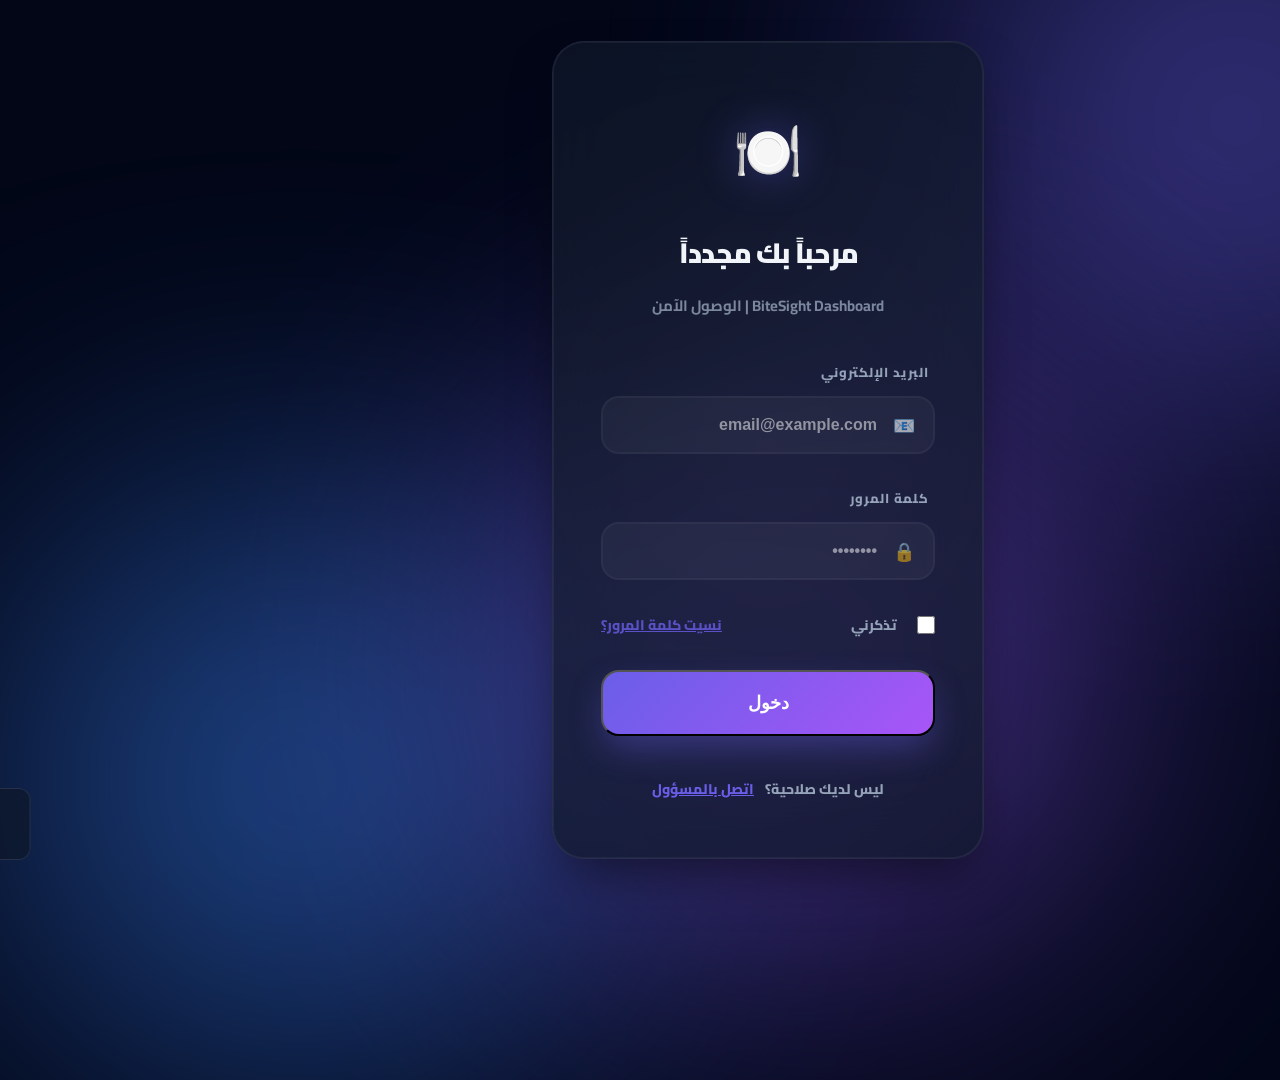
<file: index.html>
<!DOCTYPE html>
<html lang="ar" dir="rtl">
<head>
  <meta charset="UTF-8">
  <meta name="viewport" content="width=device-width, initial-scale=1.0">
  <title>BiteSight | Luxury Login</title>
  <link rel="preconnect" href="https://fonts.googleapis.com">
  <link rel="preconnect" href="https://fonts.gstatic.com" crossorigin>
  <link href="https://fonts.googleapis.com/css2?family=Cairo:wght@400;600;700;800;900&display=swap" rel="stylesheet">
  <link rel="stylesheet" href="login.css">
</head>
<body>

  <!-- Decorative Background Auras -->
  <div class="aura aura-1"></div>
  <div class="aura aura-2"></div>
  <div class="aura aura-3"></div>

  <div class="login-wrapper">
    <div class="login-card glass">
      <div class="login-header">
        <div class="brand-logo">🍽️</div>
        <h1>مرحباً بك مجدداً</h1>
        <p>BiteSight Dashboard | الوصول الآمن</p>
      </div>

      <form id="loginForm" class="login-form">
        <div class="form-group" style="animation-delay: 0.1s;">
          <label>البريد الإلكتروني</label>
          <div class="input-wrapper">
            <span class="input-icon">📧</span>
            <input type="email" id="email" placeholder="email@example.com" required autocomplete="email">
          </div>
        </div>

        <div class="form-group" style="animation-delay: 0.2s;">
          <label>كلمة المرور</label>
          <div class="input-wrapper">
            <span class="input-icon">🔒</span>
            <input type="password" id="password" placeholder="••••••••" required autocomplete="current-password">
          </div>
        </div>

        <div class="form-footer" style="animation-delay: 0.3s;">
          <label class="remember-label">
            <input type="checkbox" id="remember">
            <span class="checkmark"></span>
            تذكرني
          </label>
          <a href="#" class="forgot-link">نسيت كلمة المرور؟</a>
        </div>

        <button type="submit" class="btn-primary-luxury" id="loginBtn" style="animation-delay: 0.4s;">
          <span class="btn-text">دخول</span>
          <span class="btn-glow"></span>
        </button>
      </form>

      <div class="login-bottom" style="animation-delay: 0.5s;">
        <p>ليس لديك صلاحية؟ <a href="#">اتصل بالمسؤول</a></p>
      </div>
    </div>
  </div>

  <div id="toast" class="toast-luxury">
    <div class="toast-content">
      <span class="toast-icon">⚠️</span>
      <span class="toast-message" id="toastMessage">بيانات الدخول غير صحيحة</span>
    </div>
    <div class="toast-progress"></div>
  </div>

  <script src="login.js"></script>
</body>
</html>
</file>
<file: login.css>
/* ==================== LUXURY LOGIN MASTER DESIGN ==================== */
:root {
  /* Brand Colors - High-End Palette */
  --p-h: 245; --p-s: 75%; --p-l: 64%; /* Primary: Vivid Purple */
  --brand-primary: hsl(var(--p-h), var(--p-s), var(--p-l));
  --brand-primary-glow: hsla(var(--p-h), var(--p-s), var(--p-l), 0.4);
  
  --bg-dark: #020617; /* Deepest Midnight */
  --bg-card: rgba(15, 23, 42, 0.7); /* Translucent Backdrop */
  --text-primary: #f1f5f9;
  --text-secondary: #94a3b8;
  --radius-lg: 32px;
  --radius-md: 18px;
  --transition-smooth: 0.5s cubic-bezier(0.16, 1, 0.3, 1);
  --glass-blur: 32px;
}

*, *::before, *::after { box-sizing: border-box; margin: 0; padding: 0; }

body {
  font-family: 'Cairo', sans-serif;
  background: var(--bg-dark);
  color: var(--text-primary);
  display: flex;
  align-items: center;
  justify-content: center;
  min-height: 100vh;
  direction: rtl;
  overflow: hidden;
  position: relative;
}

/* Immersive Mesh Aura Background */
.aura {
  position: absolute;
  width: 600px;
  height: 600px;
  border-radius: 50%;
  filter: blur(140px);
  z-index: -1;
  opacity: 0.5;
  animation: mesh-move 20s infinite alternate cubic-bezier(0.445, 0.05, 0.55, 0.95);
}

.aura-1 { top: -20%; right: -10%; background: var(--brand-primary); }
.aura-2 { bottom: -20%; left: -10%; background: #3b82f6; animation-delay: -5s; }
.aura-3 { top: 40%; left: 30%; background: #8b5cf6; animation-delay: -10s; }

@keyframes mesh-move {
  from { transform: translate(0, 0) scale(1); }
  to { transform: translate(100px, 100px) scale(1.2); }
}

/* Login Card Luxury Design */
.login-wrapper {
  perspective: 1000px;
  width: 100%;
  max-width: 480px;
  padding: 24px;
  z-index: 10;
}

.login-card {
  background: var(--bg-card);
  backdrop-filter: blur(var(--glass-blur));
  -webkit-backdrop-filter: blur(var(--glass-blur));
  border: 1px solid rgba(255, 255, 255, 0.08); /* Minimal inner border */
  border-radius: var(--radius-lg);
  padding: 56px 48px;
  box-shadow: 
    0 25px 50px -12px rgba(0, 0, 0, 0.5),
    inset 0 0 0 1px rgba(255, 255, 255, 0.05); /* Double border look */
  animation: scale-up 0.8s var(--transition-smooth) both;
  overflow: hidden;
  position: relative;
}

.login-card::before {
  content: ''; position: absolute; top: -50%; left: -50%; width: 200%; height: 200%;
  background: radial-gradient(circle, rgba(255,255,255,0.03) 0%, transparent 60%);
  pointer-events: none;
}

@keyframes scale-up {
  from { opacity: 0; transform: translateY(30px) scale(0.95); }
  to { opacity: 1; transform: translateY(0) scale(1); }
}

/* Header & Brand */
.login-header { text-align: center; margin-bottom: 40px; }
.brand-logo {
  font-size: 56px; margin-bottom: 24px;
  filter: drop-shadow(0 0 20px var(--brand-primary-glow));
  animation: logo-float 4s infinite ease-in-out;
}

@keyframes logo-float {
  0%, 100% { transform: translateY(0); }
  50% { transform: translateY(-10px); }
}

.login-header h1 { font-size: 28px; font-weight: 900; letter-spacing: -1px; margin-bottom: 12px; }
.login-header p { color: var(--text-secondary); font-size: 15px; font-weight: 700; opacity: 0.8; }

/* Form Elements Luxe */
.login-form { display: flex; flex-direction: column; gap: 32px; }
.form-group { display: flex; flex-direction: column; gap: 12px; animation: group-in 0.6s var(--transition-smooth) both; }

@keyframes group-in {
  from { opacity: 0; transform: translateY(15px); }
  to { opacity: 1; transform: translateY(0); }
}

.form-group label {
  font-size: 13px; font-weight: 800; color: var(--text-secondary);
  text-transform: uppercase; letter-spacing: 1px; margin-right: 6px;
}

.input-wrapper { position: relative; display: flex; align-items: center; }
.input-icon { position: absolute; right: 20px; font-size: 18px; color: var(--text-secondary); opacity: 0.6; }

.input-wrapper input {
  width: 100%;
  padding: 18px 56px 18px 24px;
  background: rgba(255, 255, 255, 0.04);
  border: 2px solid rgba(255, 255, 255, 0.04);
  border-radius: var(--radius-md);
  color: #fff;
  font-size: 16px;
  font-weight: 600;
  transition: all var(--transition-smooth);
}

.input-wrapper input:focus {
  background: rgba(255, 255, 255, 0.08);
  border-color: var(--brand-primary);
  box-shadow: 0 0 30px -10px var(--brand-primary-glow);
  transform: translateY(-2px);
}

.input-wrapper input::placeholder { color: var(--text-muted); opacity: 0.5; }

/* Footer & Buttons */
.form-footer {
  display: flex; justify-content: space-between; align-items: center;
  font-size: 14px; font-weight: 800; animation: group-in 0.6s var(--transition-smooth) both;
}

.remember-label { display: flex; align-items: center; gap: 10px; cursor: pointer; color: var(--text-secondary); }
.remember-label input { width: 18px; height: 18px; accent-color: var(--brand-primary); cursor: pointer; }

.forgot-link { color: var(--brand-primary-glow); color: var(--brand-primary); opacity: 0.8; transition: var(--transition-smooth); }
.forgot-link:hover { opacity: 1; text-decoration: underline; }

.btn-primary-luxury {
  position: relative;
  background: linear-gradient(135deg, var(--brand-primary), #a855f7);
  color: #fff;
  padding: 20px;
  border-radius: var(--radius-md);
  font-weight: 900;
  font-size: 18px;
  box-shadow: 0 15px 35px -5px hsla(var(--p-h), var(--p-s), var(--p-l), 0.4);
  overflow: hidden;
  transition: all var(--transition-smooth);
  animation: group-in 0.6s var(--transition-smooth) both;
}

.btn-primary-luxury:hover {
  transform: translateY(-4px) scale(1.02);
  box-shadow: 0 20px 45px -5px hsla(var(--p-h), var(--p-s), var(--p-l), 0.6);
}

.btn-primary-luxury .btn-glow {
  position: absolute; top: -50%; left: -50%; width: 200%; height: 200%;
  background: radial-gradient(circle, rgba(255,255,255,0.2) 0%, transparent 70%);
  transition: 0.5s;
  pointer-events: none;
  opacity: 0;
}

.btn-primary-luxury:hover .btn-glow { opacity: 1; transform: translate(10%, 10%); }

.login-bottom {
  margin-top: 40px; text-align: center; font-size: 14px; font-weight: 800; color: var(--text-secondary);
  animation: group-in 0.6s var(--transition-smooth) both;
}
.login-bottom a { color: var(--brand-primary); margin-right: 8px; }

/* Luxury Toast Notification */
.toast-luxury {
  position: fixed; bottom: 40px; left: 40px;
  background: var(--bg-card);
  backdrop-filter: blur(20px);
  border: 1px solid rgba(255,255,255,0.1);
  border-radius: 12px;
  overflow: hidden;
  display: flex;
  flex-direction: column;
  transform: translateX(-150%);
  transition: transform 0.6s cubic-bezier(0.16, 1, 0.3, 1);
  z-index: 1000;
}
.toast-luxury.show { transform: translateX(0); }

.toast-content { padding: 18px 32px; display: flex; align-items: center; gap: 16px; font-weight: 800; }
.toast-progress { height: 4px; background: #ef4444; width: 0%; transition: width 3s linear; }
.toast-luxury.show .toast-progress { width: 100%; }

/* Selection & Scrollbar Unified (Syncing with Dashboard) */
::selection { background: var(--brand-primary-glow); color: #fff; }
::-webkit-scrollbar { width: 6px; }
::-webkit-scrollbar-track { background: transparent; }
::-webkit-scrollbar-thumb { background: var(--text-secondary); border-radius: 10px; }

@media (max-width: 480px) {
  .login-card { padding: 48px 32px; border-radius: 0; min-height: 100vh; max-width: 100%; border: none; display: flex; flex-direction: column; justify-content: center; }
  .aura { opacity: 0.3; }
}
</file>
<file: dashboard.css>
/* ==================== VARIABLES ==================== */
:root {
    --sidebar-bg: #0f1419;
    --sidebar-hover: rgba(255, 255, 255, 0.05);
    --sidebar-active: rgba(124, 92, 252, 0.15);
    --sidebar-border: rgba(255, 255, 255, 0.06);

    --main-bg: #f5f7fa;
    --card-bg: #ffffff;
    --text-primary: #1a1d26;
    --text-secondary: #6b7280;
    --text-muted: #9ca3af;

    --purple: #7c5cfc;
    --purple-light: rgba(124, 92, 252, 0.1);
    --teal: #00c9a7;
    --teal-light: rgba(0, 201, 167, 0.1);
    --orange: #ff7a3d;
    --orange-light: rgba(255, 122, 61, 0.1);
    --rose: #f43f5e;
    --rose-light: rgba(244, 63, 94, 0.1);
    --green: #22c55e;
    --green-light: rgba(34, 197, 94, 0.1);
    --yellow: #f59e0b;
    --yellow-light: rgba(245, 158, 11, 0.1);

    --border: rgba(0, 0, 0, 0.06);
    --shadow: 0 4px 20px rgba(0, 0, 0, 0.06);
    --shadow-lg: 0 10px 40px rgba(0, 0, 0, 0.1);

    --radius: 16px;
    --radius-sm: 10px;
    --radius-lg: 24px;

    --transition: 0.2s ease;
}

/* Dark Mode */
.dark-mode {
    --main-bg: #0f1419;
    --card-bg: #1a1f2e;
    --text-primary: #f1f5f9;
    --text-secondary: #94a3b8;
    --text-muted: #64748b;
    --border: rgba(255, 255, 255, 0.08);
}

/* ==================== RESET ==================== */
*,
*::before,
*::after {
    box-sizing: border-box;
    margin: 0;
    padding: 0;
}

html {
    scroll-behavior: smooth;
    scrollbar-width: thin;
    scrollbar-color: var(--purple) rgba(0, 0, 0, 0.05);
}

/* Custom Scrollbar for Webkit */
::-webkit-scrollbar {
    width: 6px;
    height: 6px;
}

::-webkit-scrollbar-track {
    background: transparent;
}

::-webkit-scrollbar-thumb {
    background: var(--purple-light);
    border-radius: 10px;
}

::-webkit-scrollbar-thumb:hover {
    background: var(--purple);
}

body {
    font-family: "Cairo", sans-serif;
    background: var(--main-bg);
    color: var(--text-primary);
    line-height: 1.6;
    direction: rtl;
}

a {
    text-decoration: none;
    color: inherit;
}

button {
    font-family: inherit;
    cursor: pointer;
}

input,
select,
textarea {
    font-family: inherit;
    font-size: 14px;
}

/* ==================== APP LAYOUT ==================== */
.app {
    display: flex;
    min-height: 100vh;
}

/* ==================== SIDEBAR ==================== */
.sidebar {
    width: 260px;
    background: var(--sidebar-bg);
    padding: 20px 16px;
    display: flex;
    flex-direction: column;
    position: fixed;
    right: 0;
    top: 0;
    bottom: 0;
    overflow-y: auto;
    z-index: 100;
    transition: transform 0.3s ease;
}

.sidebar-logo {
    display: flex;
    align-items: center;
    gap: 12px;
    padding: 8px 10px;
    margin-bottom: 16px;
}

.logo-icon {
    width: 44px;
    height: 44px;
    border-radius: 12px;
    background: linear-gradient(135deg, var(--purple), #a78bfa);
    display: grid;
    place-items: center;
    font-size: 20px;
    box-shadow: 0 6px 20px rgba(124, 92, 252, 0.3);
}

.logo-name {
    display: block;
    color: #fff;
    font-weight: 800;
    font-size: 18px;
}

.logo-role {
    display: block;
    color: var(--text-muted);
    font-size: 12px;
}

.sidebar-divider {
    height: 1px;
    background: var(--sidebar-border);
    margin: 12px 0 16px;
}

.sidebar-section {
    color: var(--text-muted);
    font-size: 11px;
    font-weight: 700;
    text-transform: uppercase;
    letter-spacing: 1px;
    padding: 12px 14px 8px;
}

.sidebar-nav {
    display: flex;
    flex-direction: column;
    gap: 4px;
}

.nav-link {
    display: flex;
    align-items: center;
    gap: 12px;
    padding: 12px 14px;
    border-radius: var(--radius-sm);
    color: var(--text-secondary);
    font-weight: 600;
    font-size: 14px;
    transition: var(--transition);
    position: relative;
}

.nav-link:hover {
    background: var(--sidebar-hover);
    color: #fff;
}

.nav-link.active {
    background: var(--sidebar-active);
    color: var(--purple);
}

.nav-link.active::before {
    content: "";
    position: absolute;
    right: 0;
    top: 25%;
    bottom: 25%;
    width: 3px;
    background: var(--purple);
    border-radius: 3px 0 0 3px;
}

.nav-icon {
    font-size: 18px;
    width: 22px;
    text-align: center;
}

.sidebar-user {
    margin-top: auto;
    display: flex;
    align-items: center;
    gap: 12px;
    padding: 16px 10px;
    border-top: 1px solid var(--sidebar-border);
}

.sidebar-user img {
    width: 40px;
    height: 40px;
    border-radius: 50%;
    border: 2px solid var(--purple);
}

.user-name {
    display: block;
    color: #fff;
    font-weight: 700;
    font-size: 14px;
}

.user-role {
    display: block;
    color: var(--text-muted);
    font-size: 12px;
}

/* ==================== MAIN ==================== */
.main {
    flex: 1;
    margin-right: 260px;
    display: flex;
    flex-direction: column;
}

/* ==================== TOPBAR ==================== */
.topbar {
    display: flex;
    justify-content: space-between;
    align-items: center;
    gap: 16px;
    padding: 16px 24px;
    background: var(--card-bg);
    border-bottom: 1px solid var(--border);
    position: sticky;
    top: 0;
    z-index: 90;
}

.topbar-start {
    display: flex;
    align-items: center;
    gap: 12px;
}

.menu-toggle {
    display: none;
    width: 40px;
    height: 40px;
    border: none;
    border-radius: var(--radius-sm);
    background: var(--main-bg);
    font-size: 20px;
    color: var(--text-primary);
}

.breadcrumb {
    display: flex;
    align-items: center;
    gap: 6px;
    color: var(--text-muted);
    font-size: 13px;
    margin-bottom: 2px;
}

.breadcrumb .sep {
    opacity: 0.5;
}

.breadcrumb .current {
    color: var(--purple);
    font-weight: 700;
}

.page-title {
    font-size: 22px;
    font-weight: 800;
}

.topbar-end {
    display: flex;
    align-items: center;
    gap: 10px;
}

.search-box {
    display: flex;
    align-items: center;
    gap: 8px;
    background: var(--main-bg);
    border: 1px solid var(--border);
    border-radius: var(--radius-sm);
    padding: 10px 14px;
}

.search-icon {
    font-size: 16px;
    opacity: 0.5;
}

.search-box input {
    border: none;
    background: transparent;
    outline: none;
    min-width: 200px;
    color: var(--text-primary);
}

.icon-btn {
    width: 42px;
    height: 42px;
    border: none;
    border-radius: var(--radius-sm);
    background: var(--main-bg);
    font-size: 18px;
    display: grid;
    place-items: center;
    position: relative;
    transition: var(--transition);
}

.icon-btn:hover {
    background: var(--purple-light);
}

.notif-badge {
    position: absolute;
    top: 6px;
    left: 6px;
    min-width: 18px;
    height: 18px;
    border-radius: 999px;
    background: var(--rose);
    color: #fff;
    font-size: 10px;
    font-weight: 700;
    display: grid;
    place-items: center;
}

.avatar img {
    width: 42px;
    height: 42px;
    border-radius: 50%;
    border: 2px solid var(--purple);
}

/* ==================== CONTENT ==================== */
.content {
    padding: 24px;
    flex: 1;
}

.section {
    display: none;
}

.section.active {
    display: block;
    animation: fadeIn 0.3s ease;
}

@keyframes fadeIn {
    from {
        opacity: 0;
        transform: translateY(10px);
    }

    to {
        opacity: 1;
        transform: translateY(0);
    }
}

.section-header {
    display: flex;
    justify-content: space-between;
    align-items: flex-start;
    gap: 16px;
    margin-bottom: 20px;
    flex-wrap: wrap;
}

.section-header h2 {
    font-size: 24px;
    font-weight: 800;
}

.section-header p {
    color: var(--text-secondary);
    font-size: 14px;
    margin-top: 4px;
}

/* ==================== KPI CARDS ==================== */
.kpi-grid {
    display: grid;
    grid-template-columns: repeat(4, 1fr);
    gap: 16px;
    margin-bottom: 24px;
}

.kpi-card {
    border-radius: var(--radius-lg);
    padding: 22px;
    color: #fff;
    position: relative;
    overflow: hidden;
}

.kpi-purple {
    background: linear-gradient(135deg, var(--purple), #a78bfa);
}

.kpi-teal {
    background: linear-gradient(135deg, var(--teal), #34d9bf);
}

.kpi-orange {
    background: linear-gradient(135deg, var(--orange), #ffb067);
}

.kpi-rose {
    background: linear-gradient(135deg, var(--rose), #fb7185);
}

.kpi-head {
    display: flex;
    align-items: flex-start;
    gap: 14px;
}

.kpi-icon {
    width: 50px;
    height: 50px;
    border-radius: 14px;
    background: rgba(255, 255, 255, 0.2);
    display: grid;
    place-items: center;
    font-size: 22px;
}

.kpi-label {
    font-size: 13px;
    opacity: 0.9;
}

.kpi-value {
    font-size: 32px;
    font-weight: 900;
    margin-top: 4px;
}

.kpi-foot {
    margin-top: 12px;
    padding-top: 12px;
    border-top: 1px solid rgba(255, 255, 255, 0.2);
}

.trend {
    font-size: 12px;
}

.trend.up {
    color: #d1fae5;
}

.trend.down {
    color: #ffe4e6;
}

/* ==================== OVERVIEW GRID ==================== */
.overview-grid {
    display: grid;
    grid-template-columns: 1.5fr 1fr;
    gap: 16px;
}

.panel {
    background: var(--card-bg);
    border-radius: var(--radius-lg);
    border: 1px solid var(--border);
    box-shadow: var(--shadow);
}

.panel-lg {
    grid-row: span 2;
}

.panel-head {
    display: flex;
    justify-content: space-between;
    align-items: center;
    padding: 18px 20px;
    border-bottom: 1px solid var(--border);
}

.panel-head h3 {
    font-size: 16px;
    font-weight: 700;
}

.panel-body {
    padding: 18px 20px;
}

/* ==================== ACTIVITY ==================== */
.activity-list {
    display: flex;
    flex-direction: column;
    gap: 14px;
}

.activity-item {
    display: flex;
    align-items: flex-start;
    gap: 12px;
}

.activity-dot {
    width: 10px;
    height: 10px;
    border-radius: 50%;
    margin-top: 6px;
    flex-shrink: 0;
}

.dot-green {
    background: var(--green);
}

.dot-purple {
    background: var(--purple);
}

.dot-orange {
    background: var(--orange);
}

.dot-rose {
    background: var(--rose);
}

.activity-item span {
    font-weight: 600;
    font-size: 14px;
}

.activity-item small {
    display: block;
    color: var(--text-muted);
    font-size: 12px;
    margin-top: 2px;
}

/* ==================== QUICK ACTIONS ==================== */
.quick-grid {
    display: grid;
    grid-template-columns: repeat(2, 1fr);
    gap: 12px;
}

.quick-btn {
    border: none;
    border-radius: var(--radius);
    padding: 16px;
    background: var(--main-bg);
    display: flex;
    flex-direction: column;
    align-items: center;
    gap: 8px;
    transition: var(--transition);
}

.quick-btn span {
    font-size: 28px;
}

.quick-btn small {
    font-size: 12px;
    font-weight: 600;
    color: var(--text-secondary);
}

.quick-btn:hover {
    background: var(--purple-light);
    transform: translateY(-2px);
}

/* ==================== RECIPE MINI CARD ==================== */
.mini-card {
    display: flex;
    align-items: center;
    gap: 14px;
    padding: 12px;
    border-radius: var(--radius);
    background: var(--main-bg);
    margin-bottom: 10px;
    transition: var(--transition);
}

.mini-card:last-child {
    margin-bottom: 0;
}

.mini-card:hover {
    background: var(--purple-light);
}

.mini-card img {
    width: 50px;
    height: 50px;
    border-radius: 10px;
    object-fit: cover;
}

.mini-card-info h4 {
    font-size: 14px;
    font-weight: 700;
}

.mini-card-info p {
    font-size: 12px;
    color: var(--text-muted);
}

/* ==================== TOP RECIPES ==================== */
.top-item {
    display: flex;
    align-items: center;
    gap: 12px;
    padding: 10px;
    border-radius: var(--radius);
    margin-bottom: 8px;
}

.top-item:last-child {
    margin-bottom: 0;
}

.rank {
    width: 28px;
    height: 28px;
    border-radius: 8px;
    display: grid;
    place-items: center;
    font-weight: 900;
    font-size: 13px;
    flex-shrink: 0;
}

.rank-1 {
    background: #fef3c7;
    color: #b45309;
}

.rank-2 {
    background: #e2e8f0;
    color: #475569;
}

.rank-3 {
    background: #fed7aa;
    color: #c2410c;
}

.top-item img {
    width: 44px;
    height: 44px;
    border-radius: 10px;
    object-fit: cover;
}

.top-item-info h4 {
    font-size: 14px;
    font-weight: 700;
}

.top-item-info small {
    color: var(--text-muted);
    font-size: 12px;
}

/* ==================== BUTTONS ==================== */
.btn-primary {
    background: linear-gradient(135deg, var(--purple), #a78bfa);
    color: #fff;
    border: none;
    border-radius: var(--radius-sm);
    padding: 12px 20px;
    font-weight: 700;
    font-size: 14px;
    display: inline-flex;
    align-items: center;
    gap: 8px;
    box-shadow: 0 4px 14px rgba(124, 92, 252, 0.3);
    transition: var(--transition);
}

.btn-primary:hover {
    transform: translateY(-2px);
}

.btn-secondary {
    background: var(--main-bg);
    color: var(--text-primary);
    border: 1px solid var(--border);
    border-radius: var(--radius-sm);
    padding: 12px 20px;
    font-weight: 700;
    font-size: 14px;
    transition: var(--transition);
}

.btn-secondary:hover {
    background: var(--card-bg);
}

.btn-danger {
    background: linear-gradient(135deg, var(--rose), #fb7185);
    color: #fff;
    border: none;
    border-radius: var(--radius-sm);
    padding: 12px 20px;
    font-weight: 700;
    font-size: 14px;
    box-shadow: 0 4px 14px rgba(244, 63, 94, 0.3);
}

.btn-sm {
    background: var(--purple-light);
    color: var(--purple);
    border: none;
    border-radius: 8px;
    padding: 8px 14px;
    font-weight: 700;
    font-size: 13px;
    transition: var(--transition);
}

.btn-sm:hover {
    background: var(--purple);
    color: #fff;
}

/* ==================== FILTERS ==================== */
.filters-bar {
    display: flex;
    flex-wrap: wrap;
    gap: 12px;
    margin-bottom: 20px;
    padding: 16px;
    background: var(--card-bg);
    border-radius: var(--radius);
    border: 1px solid var(--border);
}

.filter-group {
    display: flex;
    align-items: center;
    gap: 8px;
}

.filter-group label {
    font-size: 13px;
    font-weight: 600;
    color: var(--text-secondary);
}

.filter-group select,
.filter-group input {
    border: 1px solid var(--border);
    border-radius: 8px;
    padding: 10px 14px;
    background: var(--main-bg);
    color: var(--text-primary);
    outline: none;
    min-width: 140px;
}

.filter-group.search {
    margin-right: auto;
}

.filter-group.search input {
    min-width: 220px;
}

/* ==================== TABLE ==================== */
.table-container {
    overflow-x: auto;
}

.data-table {
    width: 100%;
    border-collapse: collapse;
}

.data-table thead th {
    text-align: right;
    padding: 14px 12px;
    font-size: 12px;
    font-weight: 700;
    text-transform: uppercase;
    color: var(--text-muted);
    background: var(--main-bg);
    border-bottom: 1px solid var(--border);
}

.data-table tbody tr {
    border-bottom: 1px solid var(--border);
    transition: var(--transition);
}

.data-table tbody tr:hover {
    background: var(--purple-light);
}

.data-table tbody td {
    padding: 14px 12px;
    font-size: 14px;
}

.recipe-cell {
    display: flex;
    align-items: center;
    gap: 12px;
}

.recipe-cell img {
    width: 44px;
    height: 44px;
    border-radius: 10px;
    object-fit: cover;
}

.user-cell {
    display: flex;
    align-items: center;
    gap: 10px;
}

.user-cell img {
    width: 36px;
    height: 36px;
    border-radius: 50%;
}

/* ==================== TAGS & BADGES ==================== */
.tag {
    display: inline-block;
    padding: 4px 10px;
    border-radius: 999px;
    font-size: 12px;
    font-weight: 700;
}

.tag-purple {
    background: var(--purple-light);
    color: var(--purple);
}

.tag-teal {
    background: var(--teal-light);
    color: var(--teal);
}

.tag-orange {
    background: var(--orange-light);
    color: var(--orange);
}

.tag-green {
    background: var(--green-light);
    color: var(--green);
}

.tag-yellow {
    background: var(--yellow-light);
    color: var(--yellow);
}

.tag-rose {
    background: var(--rose-light);
    color: var(--rose);
}

.badge {
    display: inline-block;
    padding: 5px 12px;
    border-radius: 999px;
    font-size: 12px;
    font-weight: 700;
}

.badge-active {
    background: var(--green-light);
    color: #16a34a;
}

.badge-review {
    background: var(--yellow-light);
    color: #b45309;
}

.badge-hidden {
    background: rgba(0, 0, 0, 0.06);
    color: var(--text-muted);
}

/* ==================== ROW ACTIONS ==================== */
.row-actions {
    display: flex;
    gap: 6px;
}

.row-btn {
    width: 34px;
    height: 34px;
    border: none;
    border-radius: 8px;
    font-size: 14px;
    display: grid;
    place-items: center;
    transition: var(--transition);
}

.row-btn.edit {
    background: var(--purple-light);
}

.row-btn.delete {
    background: var(--rose-light);
}

.row-btn:hover {
    transform: scale(1.1);
}

/* ==================== TABLE FOOTER ==================== */
.table-footer {
    display: flex;
    justify-content: space-between;
    align-items: center;
    padding: 16px 0 0;
    color: var(--text-muted);
    font-size: 13px;
}

.pagination {
    display: flex;
    gap: 6px;
}

.pagination button {
    width: 34px;
    height: 34px;
    border: 1px solid var(--border);
    border-radius: 8px;
    background: var(--card-bg);
    font-weight: 700;
    font-size: 13px;
    color: var(--text-primary);
    transition: var(--transition);
}

.pagination button.active {
    background: var(--purple);
    color: #fff;
    border-color: var(--purple);
}

/* ==================== STATS ROW ==================== */
.stats-row {
    display: flex;
    gap: 16px;
    margin-bottom: 20px;
}

.stat-item {
    background: var(--card-bg);
    border: 1px solid var(--border);
    border-radius: var(--radius);
    padding: 20px 24px;
    text-align: center;
    flex: 1;
}

.stat-num {
    display: block;
    font-size: 28px;
    font-weight: 900;
    color: var(--purple);
}

.stat-label {
    display: block;
    font-size: 13px;
    color: var(--text-secondary);
    margin-top: 4px;
}

/* ==================== INGREDIENTS GRID ==================== */
.panel-head-inline {
    display: flex;
    justify-content: space-between;
    align-items: center;
    padding: 18px 20px;
    border-bottom: 1px solid var(--border);
}

.panel-head-inline h3 {
    font-size: 16px;
    font-weight: 700;
}

.inline-search {
    border: 1px solid var(--border);
    border-radius: 8px;
    padding: 8px 14px;
    background: var(--main-bg);
    outline: none;
    min-width: 200px;
}

.ingredients-grid {
    display: grid;
    grid-template-columns: repeat(auto-fill, minmax(140px, 1fr));
    gap: 12px;
    padding: 18px 20px;
}

.ingredient-card {
    background: var(--main-bg);
    border-radius: var(--radius);
    padding: 16px;
    text-align: center;
    transition: var(--transition);
    cursor: pointer;
    border: 2px solid transparent;
}

.ingredient-card:hover {
    background: var(--purple-light);
    border-color: var(--purple);
}

.ingredient-card.selected {
    background: var(--purple-light);
    border-color: var(--purple);
}

.ingredient-card .emoji {
    font-size: 32px;
    margin-bottom: 8px;
}

.ingredient-card .name {
    font-weight: 700;
    font-size: 14px;
}

.ingredient-card .count {
    font-size: 12px;
    color: var(--text-muted);
    margin-top: 4px;
}

.ingredient-card .actions {
    margin-top: 10px;
    display: flex;
    justify-content: center;
    gap: 6px;
}

.ing-btn {
    width: 28px;
    height: 28px;
    border: none;
    border-radius: 6px;
    font-size: 12px;
    display: grid;
    place-items: center;
    transition: var(--transition);
}

.ing-btn.edit {
    background: var(--purple-light);
}

.ing-btn.delete {
    background: var(--rose-light);
}

/* ==================== FAVORITES GRID ==================== */
.favorites-grid {
    display: grid;
    grid-template-columns: repeat(auto-fill, minmax(280px, 1fr));
    gap: 16px;
}

.favorite-card {
    background: var(--card-bg);
    border-radius: var(--radius-lg);
    border: 1px solid var(--border);
    overflow: hidden;
    transition: var(--transition);
}

.favorite-card:hover {
    box-shadow: var(--shadow-lg);
    transform: translateY(-4px);
}

.favorite-card img {
    width: 100%;
    height: 160px;
    object-fit: cover;
}

.favorite-card-body {
    padding: 16px;
}

.favorite-card h4 {
    font-size: 16px;
    font-weight: 700;
    margin-bottom: 8px;
}

.favorite-card p {
    font-size: 13px;
    color: var(--text-secondary);
}

.favorite-card-foot {
    display: flex;
    justify-content: space-between;
    align-items: center;
    padding: 12px 16px;
    background: var(--main-bg);
    border-top: 1px solid var(--border);
}

.favorite-card-foot small {
    font-size: 12px;
    color: var(--text-muted);
}

/* ==================== ANALYTICS ==================== */
.analytics-grid {
    display: grid;
    grid-template-columns: repeat(4, 1fr);
    gap: 16px;
    margin-bottom: 24px;
}

.analytics-card {
    background: var(--card-bg);
    border-radius: var(--radius);
    border: 1px solid var(--border);
    padding: 20px;
}

.ac-head {
    display: flex;
    align-items: center;
    gap: 10px;
    margin-bottom: 12px;
}

.ac-head span {
    font-size: 24px;
}

.ac-head h4 {
    font-size: 14px;
    color: var(--text-secondary);
}

.ac-value {
    font-size: 28px;
    font-weight: 900;
    margin-bottom: 16px;
}

.bar-chart {
    display: flex;
    align-items: flex-end;
    gap: 4px;
    height: 50px;
}

.bar-chart .bar {
    flex: 1;
    background: var(--purple-light);
    border-radius: 4px 4px 0 0;
    transition: var(--transition);
}

.bar-chart .bar:hover {
    background: var(--purple);
}

.analytics-row {
    display: grid;
    grid-template-columns: 1fr 1fr;
    gap: 16px;
}

/* ==================== SETTINGS ==================== */
.settings-grid {
    display: grid;
    grid-template-columns: 1fr 1fr;
    gap: 16px;
}

.profile-form {
    display: flex;
    flex-direction: column;
    gap: 16px;
}

.form-group {
    display: flex;
    flex-direction: column;
    gap: 6px;
}

.form-group label {
    font-size: 13px;
    font-weight: 700;
    color: var(--text-secondary);
}

.form-group input,
.form-group select,
.form-group textarea {
    border: 1px solid var(--border);
    border-radius: var(--radius-sm);
    padding: 12px 14px;
    background: var(--main-bg);
    color: var(--text-primary);
    outline: none;
    transition: var(--transition);
}

.form-group input:focus,
.form-group select:focus,
.form-group textarea:focus {
    border-color: var(--purple);
}

.form-row {
    display: grid;
    grid-template-columns: 1fr 1fr;
    gap: 16px;
}

.setting-item {
    display: flex;
    justify-content: space-between;
    align-items: center;
    padding: 14px 0;
    border-bottom: 1px solid var(--border);
}

.setting-item:last-child {
    border-bottom: none;
}

.setting-label {
    font-weight: 700;
    font-size: 14px;
}

.setting-item small {
    display: block;
    color: var(--text-muted);
    font-size: 12px;
}

.toggle {
    position: relative;
    width: 50px;
    height: 28px;
}

.toggle input {
    opacity: 0;
    width: 0;
    height: 0;
}

.slider {
    position: absolute;
    inset: 0;
    background: var(--border);
    border-radius: 999px;
    cursor: pointer;
    transition: var(--transition);
}

.slider::before {
    content: "";
    position: absolute;
    width: 22px;
    height: 22px;
    right: 3px;
    top: 3px;
    background: #fff;
    border-radius: 50%;
    transition: var(--transition);
}

.toggle input:checked+.slider {
    background: var(--purple);
}

.toggle input:checked+.slider::before {
    transform: translateX(-22px);
}

.info-list {
    display: flex;
    flex-direction: column;
    gap: 12px;
}

.info-item {
    display: flex;
    justify-content: space-between;
    align-items: center;
    padding: 10px 0;
    border-bottom: 1px solid var(--border);
}

.info-item span {
    color: var(--text-secondary);
    font-size: 14px;
}

.status-ok {
    color: var(--green);
}

/* ==================== MODAL ==================== */
.modal {
    position: fixed;
    inset: 0;
    z-index: 200;
    display: none;
    align-items: center;
    justify-content: center;
    padding: 20px;
}

.modal.active {
    display: flex;
}

.modal-overlay {
    position: absolute;
    inset: 0;
    background: rgba(0, 0, 0, 0.5);
    backdrop-filter: blur(4px);
}

.modal-content {
    position: relative;
    background: var(--card-bg);
    border-radius: var(--radius-lg);
    width: 100%;
    max-width: 600px;
    max-height: 90vh;
    overflow-y: auto;
    animation: modalIn 0.3s ease;
}

.modal-sm {
    max-width: 420px;
}

@keyframes modalIn {
    from {
        opacity: 0;
        transform: scale(0.95) translateY(20px);
    }
}

.modal-head {
    display: flex;
    justify-content: space-between;
    align-items: center;
    padding: 20px 24px;
    border-bottom: 1px solid var(--border);
}

.modal-head h3 {
    font-size: 18px;
    font-weight: 700;
}

.modal-close {
    width: 36px;
    height: 36px;
    border: none;
    border-radius: 50%;
    background: var(--main-bg);
    font-size: 24px;
    display: grid;
    place-items: center;
    transition: var(--transition);
}

.modal-close:hover {
    background: var(--rose-light);
}

.modal-body {
    padding: 24px;
}

.modal-body.center {
    text-align: center;
}

.delete-icon {
    font-size: 48px;
    margin-bottom: 16px;
}

.modal-body p {
    font-size: 16px;
    font-weight: 600;
}

.modal-body small {
    color: var(--text-muted);
}

.modal-footer {
    display: flex;
    justify-content: flex-end;
    gap: 10px;
    padding: 16px 24px;
    border-top: 1px solid var(--border);
}

.modal-footer.center {
    justify-content: center;
}

/* ==================== INGREDIENTS SELECT ==================== */
.ingredients-select {
    display: flex;
    flex-wrap: wrap;
    gap: 8px;
    padding: 12px;
    background: var(--main-bg);
    border: 1px solid var(--border);
    border-radius: var(--radius-sm);
    min-height: 60px;
}

.ing-select-item {
    background: var(--card-bg);
    border: 1px solid var(--border);
    border-radius: 999px;
    padding: 6px 12px;
    font-size: 13px;
    cursor: pointer;
    transition: var(--transition);
}

.ing-select-item:hover {
    border-color: var(--purple);
}

.ing-select-item.selected {
    background: var(--purple);
    color: #fff;
    border-color: var(--purple);
}

/* ==================== TOAST ==================== */
.toast {
    position: fixed;
    bottom: 30px;
    left: 50%;
    transform: translateX(-50%) translateY(100px);
    background: var(--text-primary);
    color: #fff;
    padding: 14px 24px;
    border-radius: var(--radius);
    display: flex;
    align-items: center;
    gap: 10px;
    font-weight: 600;
    box-shadow: var(--shadow-lg);
    z-index: 300;
    opacity: 0;
    transition: all 0.3s ease;
}

.toast.show {
    transform: translateX(-50%) translateY(0);
    opacity: 1;
}

.toast-icon {
    font-size: 20px;
}

/* ==================== RESPONSIVE ==================== */
@media (max-width: 1200px) {
    .kpi-grid {
        grid-template-columns: repeat(2, 1fr);
    }

    .analytics-grid {
        grid-template-columns: repeat(2, 1fr);
    }

    .overview-grid {
        grid-template-columns: 1fr;
    }

    .panel-lg {
        grid-row: auto;
    }
}

@media (max-width: 900px) {
    .sidebar {
        transform: translateX(100%);
    }

    .sidebar.open {
        transform: translateX(0);
    }

    .main {
        margin-right: 0;
    }

    .menu-toggle {
        display: grid;
    }

    .settings-grid {
        grid-template-columns: 1fr;
    }

    .analytics-row {
        grid-template-columns: 1fr;
    }
}

@media (max-width: 600px) {
    .kpi-grid {
        grid-template-columns: 1fr;
    }

    .analytics-grid {
        grid-template-columns: 1fr;
    }

    .stats-row {
        flex-direction: column;
    }

    .filters-bar {
        flex-direction: column;
    }

    .filter-group {
        width: 100%;
    }

    .filter-group select,
    .filter-group input {
        flex: 1;
    }

    .form-row {
        grid-template-columns: 1fr;
    }

    .topbar-end {
        width: 100%;
    }

    .search-box {
        flex: 1;
    }

    .search-box input {
        min-width: auto;
        flex: 1;
    }
}

/* ==================== V2 PREMIUM UPGRADES ==================== */

/* 1. Sleek Scrollbar */
html {
    scrollbar-width: thin;
    scrollbar-color: var(--purple) transparent;
}

::-webkit-scrollbar {
    width: 6px;
    height: 6px;
}

::-webkit-scrollbar-track {
    background: transparent;
}

::-webkit-scrollbar-thumb {
    background: var(--purple-light);
    border-radius: 10px;
}

::-webkit-scrollbar-thumb:hover {
    background: var(--purple);
}

/* 2. Advanced Hover & Focus States (Glassmorphism + Dynamic Colors) */
.panel {
    transition: transform 0.3s cubic-bezier(0.18, 0.89, 0.32, 1.28), box-shadow 0.3s ease;
    border: 1px solid rgba(255, 255, 255, 0.05);
}

.panel:hover {
    transform: translateY(-4px);
    box-shadow: 0 15px 35px rgba(124, 92, 252, 0.08);
}

body.dark-mode .panel:hover {
    box-shadow: 0 15px 35px rgba(0, 0, 0, 0.4), 0 0 15px rgba(124, 92, 252, 0.1);
}

.kpi-card {
    transition: transform 0.4s ease, filter 0.4s ease;
}

.kpi-card:hover {
    transform: scale(1.02) translateY(-2px);
    filter: brightness(1.1);
}

/* 3. Button Enhancements (Glow) */
.btn-primary {
    transition: all 0.3s ease;
    position: relative;
    overflow: hidden;
}

.btn-primary::after {
    content: "";
    position: absolute;
    top: -50%;
    left: -50%;
    width: 200%;
    height: 200%;
    background: radial-gradient(circle, rgba(255, 255, 255, 0.15) 0%, transparent 60%);
    opacity: 0;
    transition: opacity 0.3s ease;
}

.btn-primary:hover::after {
    opacity: 1;
}

/* 4. Table Row Entrance Animation */
@keyframes rowFadeIn {
    from {
        opacity: 0;
        transform: translateY(15px);
    }

    to {
        opacity: 1;
        transform: translateY(0);
    }
}

.data-table tbody tr {
    animation: rowFadeIn 0.4s ease-out forwards;
    opacity: 0;
}

.data-table tbody tr:nth-child(1) {
    animation-delay: 0.05s;
}

.data-table tbody tr:nth-child(2) {
    animation-delay: 0.1s;
}

.data-table tbody tr:nth-child(3) {
    animation-delay: 0.15s;
}

.data-table tbody tr:nth-child(4) {
    animation-delay: 0.2s;
}

.data-table tbody tr:nth-child(5) {
    animation-delay: 0.25s;
}

.data-table tbody tr:nth-child(n+6) {
    animation-delay: 0.3s;
}

/* 5. Inputs and Focus Styles */
input,
select,
textarea {
    transition: all 0.25s ease;
}

input:focus,
select:focus,
textarea:focus {
    box-shadow: 0 0 0 3px rgba(124, 92, 252, 0.25);
    background: transparent;
}

body.dark-mode input:focus {
    background: rgba(0, 0, 0, 0.2);
}

/* 6. Fix Global Search width & padding */
.search-box input {
    height: 44px;
    padding: 0 46px;
    border-radius: 22px;
}
</file>
<file: luxury.css>
/* ==================== BITESIGHT PREMIUM LUXURY THEME ==================== */
/* OVERRIDE CORE VARIABLES */
:root {
    --purple: #8B5CF6;
    --purple-light: rgba(139, 92, 246, 0.15);
    --main-bg: #F8FAFC;
    --card-bg: rgba(255, 255, 255, 0.75);
    --sidebar-bg: rgba(255, 255, 255, 0.9);
    --border: rgba(255, 255, 255, 0.4);
    --shadow: 0 4px 25px rgba(0, 0, 0, 0.04);
    --shadow-lg: 0 25px 50px rgba(0, 0, 0, 0.1);
    --radius-premium: 24px;
}

body.dark-mode {
    --main-bg: #090B10; /* Deeper Obsidian */
    --card-bg: rgba(17, 24, 39, 0.6);
    --sidebar-bg: rgba(15, 23, 42, 0.8);
    --border: rgba(255, 255, 255, 0.05);
    --shadow: 0 15px 35px rgba(0, 0, 0, 0.6);
    --shadow-lg: 0 30px 60px rgba(0, 0, 0, 0.8), 0 0 40px rgba(139, 92, 246, 0.1);
}

/* 1. DYNAMIC MESH GRADIENT BACKGROUNDS */
body::before {
    content: ""; position: fixed; top: -10vh; right: -5vw;
    width: 70vw; height: 70vh;
    background: radial-gradient(circle, rgba(139, 92, 246, 0.08) 0%, transparent 70%);
    z-index: -1; pointer-events: none; filter: blur(80px);
    animation: float-aura 20s infinite alternate linear;
}

body.dark-mode::before {
    background: radial-gradient(circle, rgba(124, 92, 252, 0.12) 0%, transparent 65%);
}

@keyframes float-aura {
    0% { transform: translate(0, 0) scale(1); }
    100% { transform: translate(5vw, 5vh) scale(1.1); }
}

/* 2. FLOATING ISLAND SIDEBAR */
.sidebar {
    width: 280px !important;
    right: 20px !important;
    top: 20px !important;
    bottom: 20px !important;
    border-radius: var(--radius-premium) !important;
    backdrop-filter: blur(30px) saturate(180%) !important;
    -webkit-backdrop-filter: blur(30px) saturate(180%) !important;
    box-shadow: var(--shadow-lg) !important;
    border: 1px solid var(--border) !important;
    transition: all 0.5s cubic-bezier(0.19, 1, 0.22, 1) !important;
}

.main {
    margin-right: 320px !important;
    transition: all 0.5s cubic-bezier(0.19, 1, 0.22, 1) !important;
}

/* 3. FLOATY TOPBAR */
.topbar {
    background: var(--card-bg) !important;
    backdrop-filter: blur(25px) !important;
    -webkit-backdrop-filter: blur(25px) !important;
    margin: 20px 20px 30px 20px !important;
    border-radius: 22px !important;
    box-shadow: var(--shadow) !important;
    border: 1px solid var(--border) !important;
    top: 20px !important;
    height: 80px !important;
    display: flex !important;
    align-items: center !important;
}

/* 4. PREMIUM GLASS PANELS */
.panel {
    background: var(--card-bg) !important;
    backdrop-filter: blur(20px) !important;
    -webkit-backdrop-filter: blur(20px) !important;
    border: 1px solid var(--border) !important;
    border-radius: var(--radius-premium) !important;
    transition: all 0.4s cubic-bezier(0.165, 0.84, 0.44, 1) !important;
    box-shadow: var(--shadow) !important;
}

.panel:hover {
    transform: translateY(-8px) scale(1.005) !important;
    box-shadow: var(--shadow-lg) !important;
}

/* 5. DYNAMIC SHIMMER BUTTONS */
.btn-primary {
    background: linear-gradient(135deg, #7C3AED, #4F46E5) !important;
    border: none !important;
    border-radius: 14px !important;
    letter-spacing: 0.5px;
    box-shadow: 0 10px 25px rgba(99, 102, 241, 0.3) !important;
    overflow: hidden;
}

.btn-primary::before {
    content: ''; position: absolute; top: 0; left: -100%; width: 100%; height: 100%;
    background: linear-gradient(90deg, transparent, rgba(255, 255, 255, 0.2), transparent);
    transition: 0.6s; transform: skewX(-25deg);
}

.btn-primary:hover::before { left: 100%; }

/* 6. NEON ACCENTS */
.badge-active {
    box-shadow: 0 0 15px rgba(34, 197, 94, 0.2);
}

/* 7. TABLE TRANSITIONS */
.data-table tbody tr {
    transition: all 0.3s ease;
}

.data-table tbody tr:hover {
    background: var(--purple-light) !important;
    transform: scale(1.01) translateX(-5px);
}

/* 8. LUXURY SCROLLBAR */
::-webkit-scrollbar { width: 8px; }
::-webkit-scrollbar-thumb {
    background: linear-gradient(to bottom, var(--purple), #a78bfa);
    border-radius: 20px;
    border: 2px solid transparent;
    background-clip: content-box;
}

/* 9. EXTREME MOBILE POLISH & RESPONSIVENESS */
@media (max-width: 900px) {
    .sidebar {
        right: 0 !important;
        top: 0 !important;
        bottom: 0 !important;
        border-radius: 0 !important;
        width: 280px !important;
        transform: translateX(100%) !important;
    }
    
    .sidebar.open {
        transform: translateX(0) !important;
    }

    .main {
        margin-right: 0 !important;
    }

    .topbar {
        margin: 10px !important;
        top: 0 !important;
        position: relative !important;
        width: calc(100% - 20px) !important;
    }
}

@media (max-width: 600px) {
    .topbar {
        padding: 15px !important;
        flex-direction: column !important;
        height: auto !important;
        gap: 15px !important;
    }

    .topbar-start {
        width: 100% !important;
        justify-content: space-between !important;
    }

    .topbar-end {
        width: 100% !important;
        justify-content: center !important;
        flex-wrap: wrap !important;
        gap: 10px !important;
    }

    .search-box {
        width: 100% !important;
        border-radius: 12px !important;
    }

    .panel {
        padding: 20px !important;
    }

    .kpi-grid {
        grid-template-columns: repeat(2, 1fr) !important;
        gap: 10px !important;
    }
}

/* 10. PREMIUM SEARCH DROPDOWN */
.search-dropdown.glass {
    background: var(--card-bg) !important;
    backdrop-filter: blur(25px) !important;
    -webkit-backdrop-filter: blur(25px) !important;
    border: 1px solid var(--border) !important;
    border-radius: 18px !important;
    box-shadow: var(--shadow-lg) !important;
    margin-top: 10px !important;
}

/* 11. NAV LINK HOVER ANIMATION */
.nav-link {
    transition: all 0.3s cubic-bezier(0.4, 0, 0.2, 1) !important;
}

.nav-link:hover {
    background: var(--purple-light) !important;
    letter-spacing: 0.5px !important;
}

/* 12. GLASS MODALS */
.modal-content {
    background: var(--card-bg) !important;
    backdrop-filter: blur(30px) !important;
    -webkit-backdrop-filter: blur(30px) !important;
    border: 1px solid var(--border) !important;
    border-radius: 28px !important;
    box-shadow: 0 40px 100px rgba(0,0,0,0.5) !important;
}
</file>
